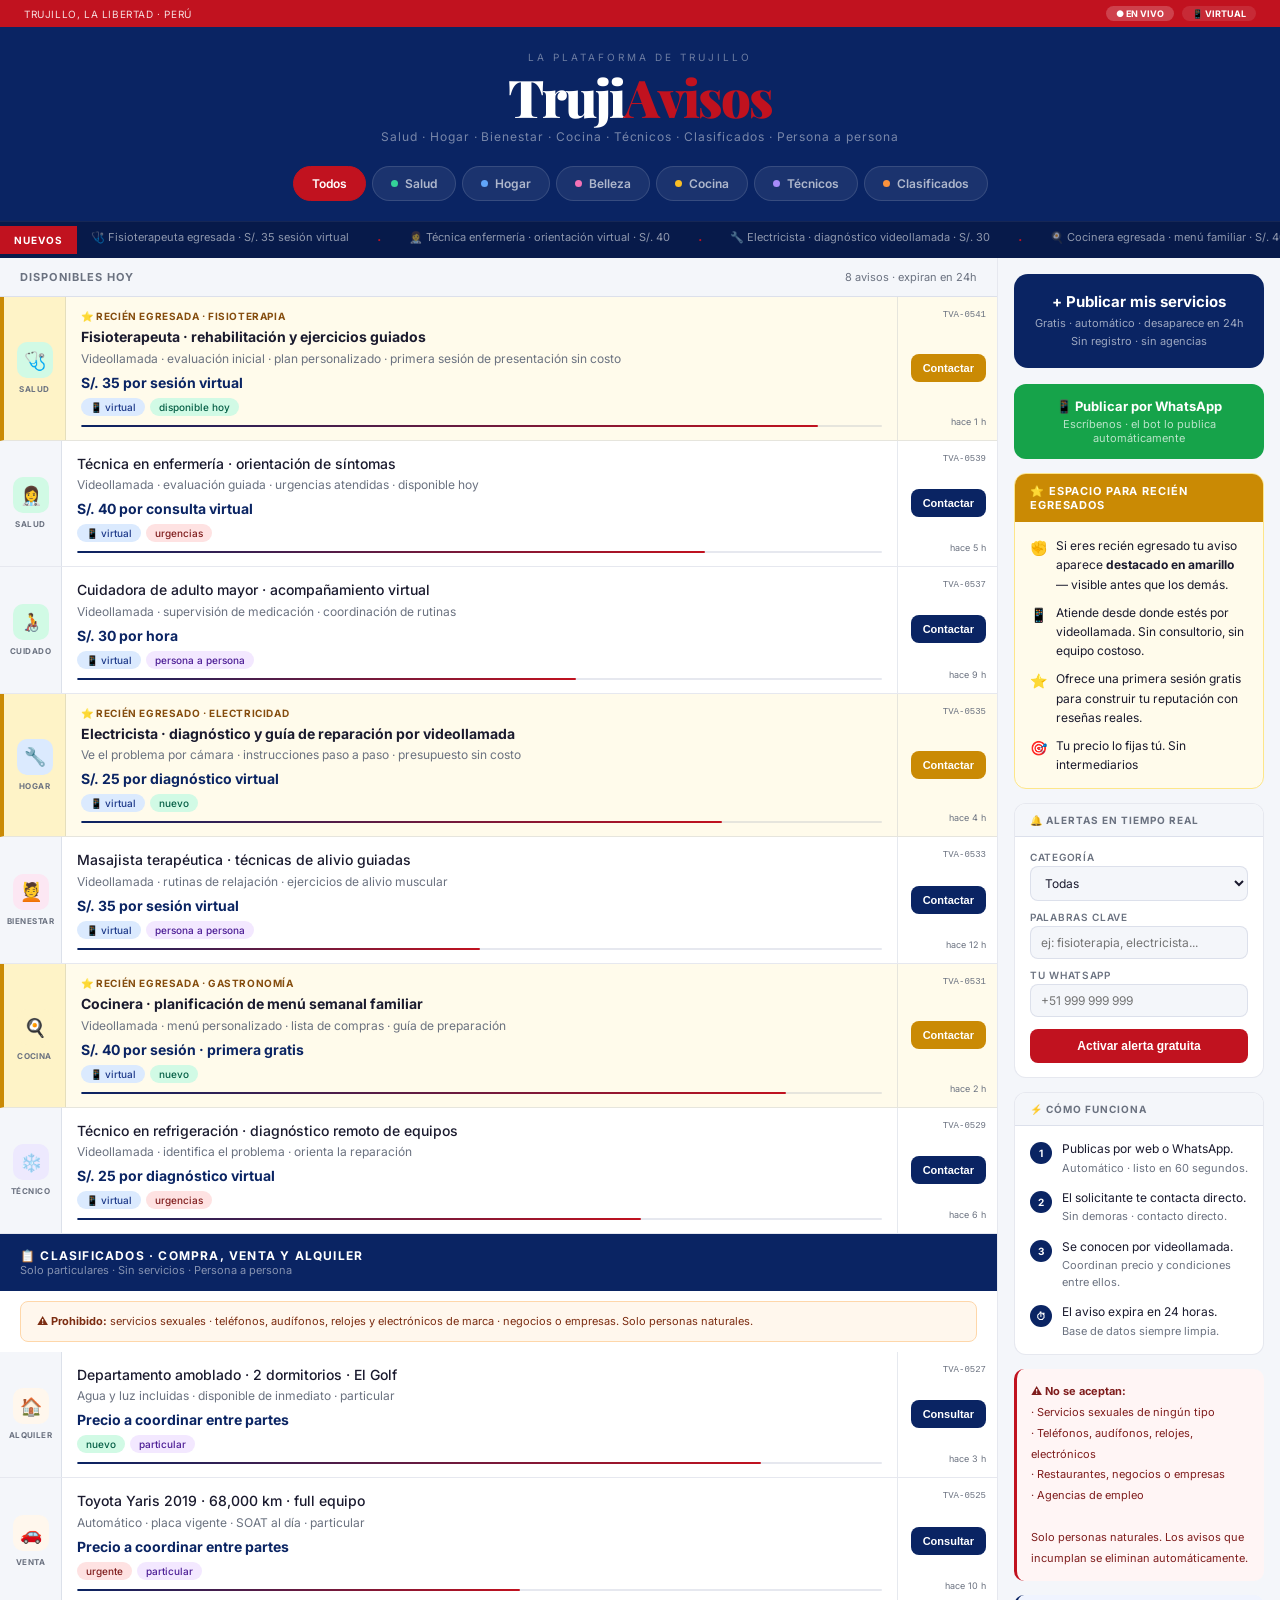
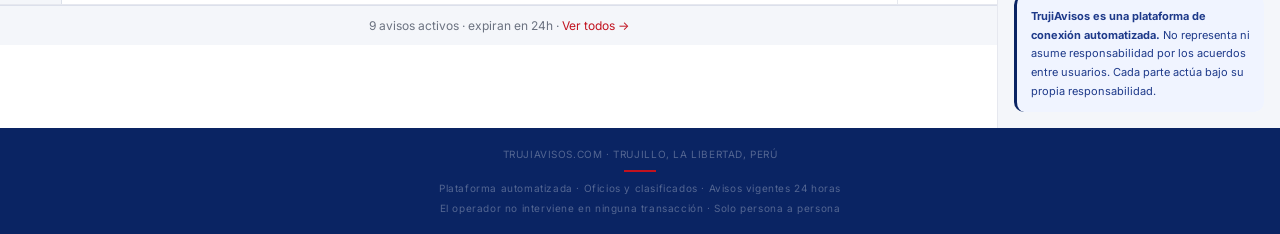
<file: index.html>
<!DOCTYPE html>
<html lang="es">
<head>
<meta charset="UTF-8">
<meta name="viewport" content="width=device-width, initial-scale=1.0">
<title>TrujiAvisos · Oficios y Clasificados de Trujillo</title>
<link href="https://fonts.googleapis.com/css2?family=Playfair+Display:wght@700;900&family=Inter:wght@400;500;600;700&display=swap" rel="stylesheet">
<style>
* { box-sizing: border-box; margin: 0; padding: 0; }
:root {
  --azul: #0a2463; --azul2: #071a4a; --rojo: #c1121f;
  --gris: #f4f6fa; --borde: rgba(10,36,99,0.1);
  --texto: #1a1a2e; --muted: #6b7280; --eg: #854d0e;
}
body { font-family: 'Inter', sans-serif; background: var(--gris); color: var(--texto); }

.topbar { background: var(--rojo); display: flex; justify-content: space-between; align-items: center; padding: 6px 24px; }
.topbar-l { font-size: 10px; color: rgba(255,255,255,.85); letter-spacing: .06em; }
.topbar-r { display: flex; gap: 8px; }
.tbadge { font-size: 9px; font-weight: 700; padding: 2px 10px; border-radius: 20px; }
.tb-live { background: rgba(255,255,255,.2); color: white; animation: blink 2s infinite; }
.tb-v { background: rgba(255,255,255,.1); color: white; }
@keyframes blink { 0%,100%{opacity:1}50%{opacity:.4} }

.hero { background: var(--azul); }
.hero-center { padding: 24px 24px 0; text-align: center; }
.hero-eye { font-size: 10px; letter-spacing: .3em; text-transform: uppercase; color: rgba(255,255,255,.4); margin-bottom: 8px; }
.hero-logo { font-family: 'Playfair Display', serif; font-size: 52px; font-weight: 900; letter-spacing: -2px; line-height: 1; color: white; margin-bottom: 6px; }
.hero-logo em { color: var(--rojo); font-style: normal; }
.hero-tagline { font-size: 12px; color: rgba(255,255,255,.45); letter-spacing: .08em; margin-bottom: 22px; }

.sec-tabs { display: flex; justify-content: center; gap: 6px; flex-wrap: wrap; padding-bottom: 20px; }
.stab { padding: 9px 18px; font-size: 12px; font-weight: 600; background: rgba(255,255,255,.07); border: 1px solid rgba(255,255,255,.12); color: rgba(255,255,255,.65); border-radius: 28px; cursor: pointer; transition: all .2s; display: flex; align-items: center; gap: 7px; }
.stab:hover { background: rgba(255,255,255,.14); color: white; }
.stab.on { background: var(--rojo); border-color: var(--rojo); color: white; }
.sdot { width: 7px; height: 7px; border-radius: 50%; flex-shrink: 0; }
.d-salud{background:#34d399;} .d-hogar{background:#60a5fa;}
.d-belleza{background:#f472b6;} .d-cocina{background:#fbbf24;}
.d-tecnico{background:#a78bfa;} .d-clasif{background:#fb923c;}

.ticker { background: var(--azul2); display: flex; align-items: center; overflow: hidden; border-top: 1px solid rgba(255,255,255,.06); }
.tick-pill { background: var(--rojo); color: white; font-size: 10px; font-weight: 700; letter-spacing: .1em; padding: 8px 14px; white-space: nowrap; flex-shrink: 0; }
.tick-track { overflow: hidden; flex: 1; }
.tick-items { display: flex; gap: 24px; animation: slide 32s linear infinite; white-space: nowrap; padding: 8px 14px; }
@keyframes slide { from{transform:translateX(0)} to{transform:translateX(-50%)} }
.ti { font-size: 11px; color: rgba(255,255,255,.55); }
.tdot { color: var(--rojo); margin: 0 4px; }

.layout { display: grid; grid-template-columns: 1fr 282px; }
.col-main { border-right: 1px solid var(--borde); background: white; }
.col-head { display: flex; justify-content: space-between; align-items: center; padding: 12px 20px; border-bottom: 1px solid var(--borde); background: var(--gris); }
.ch-t { font-size: 11px; font-weight: 700; letter-spacing: .1em; text-transform: uppercase; color: var(--muted); }
.ch-c { font-size: 11px; color: var(--muted); }

/* LISTING NORMAL */
.listing { display: grid; grid-template-columns: 62px 1fr 100px; border-bottom: 1px solid var(--borde); cursor: pointer; transition: background .15s; }
.listing:hover { background: #f8f9ff; }

/* LISTING EGRESADO — destacado */
.listing.egresado { border-left: 4px solid #ca8a04; background: #fffbeb; }
.listing.egresado:hover { background: #fef9c3; }

.l-left { display: flex; flex-direction: column; align-items: center; justify-content: center; padding: 14px 6px; gap: 6px; background: var(--gris); border-right: 1px solid var(--borde); }
.listing.egresado .l-left { background: #fef3c7; }
.l-icon { width: 36px; height: 36px; border-radius: 10px; display: flex; align-items: center; justify-content: center; font-size: 18px; }
.ic-salud{background:#d1fae5;} .ic-hogar{background:#dbeafe;}
.ic-belleza{background:#fce7f3;} .ic-cocina{background:#fef3c7;}
.ic-tecnico{background:#ede9fe;} .ic-clasif{background:#fff7ed;}
.l-cat-lbl { font-size: 8px; font-weight: 700; letter-spacing: .06em; text-transform: uppercase; color: var(--muted); text-align: center; line-height: 1.3; }

.l-body { padding: 13px 15px; }
.eg-banner { font-size: 10px; font-weight: 700; color: var(--eg); letter-spacing: .06em; text-transform: uppercase; margin-bottom: 5px; display: flex; align-items: center; gap: 5px; }
.l-title { font-size: 14px; font-weight: 500; line-height: 1.4; color: var(--texto); margin-bottom: 3px; }
.listing.egresado .l-title { font-weight: 700; }
.l-meta { font-size: 12px; color: var(--muted); line-height: 1.5; margin-bottom: 6px; }
.l-precio { font-size: 14px; font-weight: 700; color: var(--azul); margin-bottom: 7px; }
.l-tags { display: flex; gap: 5px; flex-wrap: wrap; }
.tag { font-size: 10px; font-weight: 500; padding: 3px 9px; border-radius: 20px; }
.t-v   { background: #dbeafe; color: #1e3a8a; }
.t-new { background: #d1fae5; color: #065f46; }
.t-urg { background: #fee2e2; color: #7f1d1d; }
.t-dir { background: #f3e8ff; color: #4c1d95; }

.timer-bar { height: 2px; background: var(--borde); border-radius: 2px; overflow: hidden; margin-top: 9px; }
.timer-fill { height: 100%; border-radius: 2px; background: linear-gradient(90deg, var(--azul), var(--rojo)); }

.l-right { padding: 13px 11px; display: flex; flex-direction: column; align-items: flex-end; justify-content: space-between; border-left: 1px solid var(--borde); }
.l-cod { font-size: 9px; font-family: monospace; color: var(--muted); }
.btn-ver { background: var(--azul); color: white; border: none; padding: 8px 12px; font-size: 11px; font-weight: 600; border-radius: 8px; cursor: pointer; transition: background .15s; white-space: nowrap; }
.btn-ver:hover { background: var(--rojo); }
.listing.egresado .btn-ver { background: #ca8a04; }
.listing.egresado .btn-ver:hover { background: var(--rojo); }
.l-time { font-size: 9px; color: var(--muted); }

.clasif-divider { padding: 14px 20px; background: var(--azul); color: white; display: flex; align-items: center; gap: 12px; }
.clasif-div-t { font-size: 12px; font-weight: 700; letter-spacing: .1em; text-transform: uppercase; }
.clasif-div-s { font-size: 11px; color: rgba(255,255,255,.5); }
.clasif-aviso { padding: 10px 16px; background: #fff7ed; border: 1px solid #fed7aa; margin: 10px 20px; border-radius: 8px; font-size: 11px; color: #7c2d12; line-height: 1.7; }

.col-foot { padding: 12px 20px; text-align: center; font-size: 12px; color: var(--muted); background: var(--gris); border-top: 1px solid var(--borde); }
.col-foot a { color: var(--rojo); cursor: pointer; }

/* SIDEBAR */
.col-side { background: var(--gris); }
.pub-cta { display: block; margin: 16px; background: var(--azul); color: white; padding: 18px; border-radius: 14px; text-align: center; cursor: pointer; text-decoration: none; transition: background .2s; }
.pub-cta:hover { background: var(--rojo); }
.pub-cta-t { font-size: 15px; font-weight: 700; margin-bottom: 4px; }
.pub-cta-s { font-size: 11px; color: rgba(255,255,255,.6); line-height: 1.6; }

/* WA PUBLISH */
.wa-pub { display: block; margin: 0 16px 14px; background: #16a34a; color: white; padding: 14px 16px; border-radius: 12px; text-align: center; text-decoration: none; transition: background .2s; }
.wa-pub:hover { background: #15803d; }
.wa-pub-t { font-size: 13px; font-weight: 700; margin-bottom: 3px; }
.wa-pub-s { font-size: 11px; color: rgba(255,255,255,.7); }

.scard { margin: 0 16px 14px; background: white; border: 1px solid var(--borde); border-radius: 12px; overflow: hidden; }
.sc-head { padding: 10px 15px; font-size: 10px; font-weight: 700; letter-spacing: .1em; text-transform: uppercase; color: var(--muted); background: var(--gris); border-bottom: 1px solid var(--borde); }
.sc-body { padding: 14px 15px; }
.aform { display: flex; flex-direction: column; gap: 10px; }
.af-lbl { font-size: 10px; font-weight: 600; letter-spacing: .07em; text-transform: uppercase; color: var(--muted); display: block; margin-bottom: 3px; }
select, input[type=text], input[type=tel] { width: 100%; border: 1px solid var(--borde); padding: 8px 10px; font-size: 12px; font-family: 'Inter',sans-serif; color: var(--texto); background: var(--gris); border-radius: 8px; outline: none; }
select:focus, input:focus { border-color: var(--azul); }
.btn-alerta { width: 100%; background: var(--rojo); color: white; border: none; padding: 10px; font-size: 12px; font-weight: 700; border-radius: 8px; cursor: pointer; margin-top: 2px; }
.btn-alerta:hover { background: #960e18; }

/* EGRESADOS CARD */
.eg-card { background: #fffbeb; border: 1px solid #fde68a; border-radius: 12px; overflow: hidden; margin: 0 16px 14px; }
.eg-head { padding: 10px 15px; background: #ca8a04; color: white; font-size: 11px; font-weight: 700; letter-spacing: .08em; text-transform: uppercase; }
.eg-body { padding: 14px 15px; display: flex; flex-direction: column; gap: 9px; }
.eg-item { display: flex; gap: 9px; font-size: 12px; color: var(--texto); line-height: 1.6; align-items: flex-start; }
.eg-icon { flex-shrink: 0; font-size: 14px; margin-top: 1px; }

.steps { display: flex; flex-direction: column; gap: 12px; }
.step { display: flex; gap: 10px; align-items: flex-start; }
.sn { width: 22px; height: 22px; border-radius: 50%; background: var(--azul); color: white; font-size: 10px; font-weight: 700; display: flex; align-items: center; justify-content: center; flex-shrink: 0; margin-top: 2px; }
.st { font-size: 12px; color: var(--texto); line-height: 1.55; }
.st small { display: block; font-size: 11px; color: var(--muted); margin-top: 1px; }

.prohibido { margin: 0 16px 14px; padding: 12px 14px; background: #fff5f5; border-radius: 10px; border-left: 3px solid var(--rojo); font-size: 11px; color: #7f1d1d; line-height: 1.9; }
.disc { margin: 0 16px 16px; padding: 12px 14px; background: #f0f4ff; border-radius: 10px; border-left: 3px solid var(--azul); font-size: 11px; color: #1e3a8a; line-height: 1.7; }

.foot { background: var(--azul); color: rgba(255,255,255,.3); font-size: 10px; text-align: center; padding: 16px; letter-spacing: .06em; line-height: 2; }
.foot-line { width: 32px; height: 2px; background: var(--rojo); margin: 6px auto; }

@media(max-width:720px){
  .layout { grid-template-columns: 1fr; }
  .hero-logo { font-size: 38px; }
  .listing { grid-template-columns: 50px 1fr 80px; }
}
</style>
</head>
<body>

<div class="topbar">
  <span class="topbar-l" id="hdate">TRUJILLO, LA LIBERTAD · PERÚ</span>
  <div class="topbar-r">
    <span class="tbadge tb-live">● EN VIVO</span>
    <span class="tbadge tb-v">📱 VIRTUAL</span>
  </div>
</div>

<div class="hero">
  <div class="hero-center">
    <div class="hero-eye">La plataforma de Trujillo</div>
    <div class="hero-logo">Truji<em>Avisos</em></div>
    <div class="hero-tagline">Salud · Hogar · Bienestar · Cocina · Técnicos · Clasificados · Persona a persona</div>
    <div class="sec-tabs">
      <div class="stab on" data-cat="todos">Todos</div>
      <div class="stab" data-cat="salud"><span class="sdot d-salud"></span>Salud</div>
      <div class="stab" data-cat="hogar"><span class="sdot d-hogar"></span>Hogar</div>
      <div class="stab" data-cat="belleza"><span class="sdot d-belleza"></span>Belleza</div>
      <div class="stab" data-cat="cocina"><span class="sdot d-cocina"></span>Cocina</div>
      <div class="stab" data-cat="tecnico"><span class="sdot d-tecnico"></span>Técnicos</div>
      <div class="stab" data-cat="clasif"><span class="sdot d-clasif"></span>Clasificados</div>
    </div>
  </div>
  <div class="ticker">
    <div class="tick-pill">NUEVOS</div>
    <div class="tick-track"><div class="tick-items">
      <span class="ti">🩺 Fisioterapeuta egresada · S/. 35 sesión virtual</span><span class="tdot">·</span>
      <span class="ti">👩‍⚕️ Técnica enfermería · orientación virtual · S/. 40</span><span class="tdot">·</span>
      <span class="ti">🔧 Electricista · diagnóstico videollamada · S/. 30</span><span class="tdot">·</span>
      <span class="ti">🍳 Cocinera egresada · menú familiar · S/. 40/sesión</span><span class="tdot">·</span>
      <span class="ti">💆 Masajista · guía virtual · S/. 35</span><span class="tdot">·</span>
      <span class="ti">🏠 Se alquila dpto amoblado · El Golf</span><span class="tdot">·</span>
      <span class="ti">🩺 Fisioterapeuta egresada · S/. 35 sesión virtual</span><span class="tdot">·</span>
      <span class="ti">👩‍⚕️ Técnica enfermería · orientación virtual · S/. 40</span><span class="tdot">·</span>
      <span class="ti">🔧 Electricista · diagnóstico videollamada · S/. 30</span><span class="tdot">·</span>
      <span class="ti">🍳 Cocinera egresada · menú familiar · S/. 40/sesión</span><span class="tdot">·</span>
      <span class="ti">💆 Masajista · guía virtual · S/. 35</span><span class="tdot">·</span>
      <span class="ti">🏠 Se alquila dpto amoblado · El Golf</span><span class="tdot">·</span>
    </div></div>
  </div>
</div>

<div class="layout">
  <div class="col-main">
    <div class="col-head">
      <span class="ch-t">Disponibles hoy</span>
      <span class="ch-c" id="cnt">8 avisos · expiran en 24h</span>
    </div>
    <div id="lst">

      <!-- EGRESADO -->
      <div class="listing egresado" data-cat="salud">
        <div class="l-left"><div class="l-icon ic-salud">🩺</div><span class="l-cat-lbl">Salud</span></div>
        <div class="l-body">
          <div class="eg-banner">⭐ Recién egresada · fisioterapia</div>
          <div class="l-title">Fisioterapeuta · rehabilitación y ejercicios guiados</div>
          <div class="l-meta">Videollamada · evaluación inicial · plan personalizado · primera sesión de presentación sin costo</div>
          <div class="l-precio">S/. 35 por sesión virtual</div>
          <div class="l-tags"><span class="tag t-v">📱 virtual</span><span class="tag t-new">disponible hoy</span></div>
          <div class="timer-bar"><div class="timer-fill" style="width:92%"></div></div>
        </div>
        <div class="l-right"><span class="l-cod">TVA-0541</span><button class="btn-ver">Contactar</button><span class="l-time">hace 1 h</span></div>
      </div>

      <div class="listing" data-cat="salud">
        <div class="l-left"><div class="l-icon ic-salud">👩‍⚕️</div><span class="l-cat-lbl">Salud</span></div>
        <div class="l-body">
          <div class="l-title">Técnica en enfermería · orientación de síntomas</div>
          <div class="l-meta">Videollamada · evaluación guiada · urgencias atendidas · disponible hoy</div>
          <div class="l-precio">S/. 40 por consulta virtual</div>
          <div class="l-tags"><span class="tag t-v">📱 virtual</span><span class="tag t-urg">urgencias</span></div>
          <div class="timer-bar"><div class="timer-fill" style="width:78%"></div></div>
        </div>
        <div class="l-right"><span class="l-cod">TVA-0539</span><button class="btn-ver">Contactar</button><span class="l-time">hace 5 h</span></div>
      </div>

      <div class="listing" data-cat="salud">
        <div class="l-left"><div class="l-icon ic-salud">🧑‍🦽</div><span class="l-cat-lbl">Cuidado</span></div>
        <div class="l-body">
          <div class="l-title">Cuidadora de adulto mayor · acompañamiento virtual</div>
          <div class="l-meta">Videollamada · supervisión de medicación · coordinación de rutinas</div>
          <div class="l-precio">S/. 30 por hora</div>
          <div class="l-tags"><span class="tag t-v">📱 virtual</span><span class="tag t-dir">persona a persona</span></div>
          <div class="timer-bar"><div class="timer-fill" style="width:62%"></div></div>
        </div>
        <div class="l-right"><span class="l-cod">TVA-0537</span><button class="btn-ver">Contactar</button><span class="l-time">hace 9 h</span></div>
      </div>

      <!-- EGRESADO -->
      <div class="listing egresado" data-cat="hogar">
        <div class="l-left"><div class="l-icon ic-hogar">🔧</div><span class="l-cat-lbl">Hogar</span></div>
        <div class="l-body">
          <div class="eg-banner">⭐ Recién egresado · electricidad</div>
          <div class="l-title">Electricista · diagnóstico y guía de reparación por videollamada</div>
          <div class="l-meta">Ve el problema por cámara · instrucciones paso a paso · presupuesto sin costo</div>
          <div class="l-precio">S/. 25 por diagnóstico virtual</div>
          <div class="l-tags"><span class="tag t-v">📱 virtual</span><span class="tag t-new">nuevo</span></div>
          <div class="timer-bar"><div class="timer-fill" style="width:80%"></div></div>
        </div>
        <div class="l-right"><span class="l-cod">TVA-0535</span><button class="btn-ver">Contactar</button><span class="l-time">hace 4 h</span></div>
      </div>

      <div class="listing" data-cat="belleza">
        <div class="l-left"><div class="l-icon ic-belleza">💆</div><span class="l-cat-lbl">Bienestar</span></div>
        <div class="l-body">
          <div class="l-title">Masajista terapéutica · técnicas de alivio guiadas</div>
          <div class="l-meta">Videollamada · rutinas de relajación · ejercicios de alivio muscular</div>
          <div class="l-precio">S/. 35 por sesión virtual</div>
          <div class="l-tags"><span class="tag t-v">📱 virtual</span><span class="tag t-dir">persona a persona</span></div>
          <div class="timer-bar"><div class="timer-fill" style="width:50%"></div></div>
        </div>
        <div class="l-right"><span class="l-cod">TVA-0533</span><button class="btn-ver">Contactar</button><span class="l-time">hace 12 h</span></div>
      </div>

      <!-- EGRESADO -->
      <div class="listing egresado" data-cat="cocina">
        <div class="l-left"><div class="l-icon ic-cocina">🍳</div><span class="l-cat-lbl">Cocina</span></div>
        <div class="l-body">
          <div class="eg-banner">⭐ Recién egresada · gastronomía</div>
          <div class="l-title">Cocinera · planificación de menú semanal familiar</div>
          <div class="l-meta">Videollamada · menú personalizado · lista de compras · guía de preparación</div>
          <div class="l-precio">S/. 40 por sesión · primera gratis</div>
          <div class="l-tags"><span class="tag t-v">📱 virtual</span><span class="tag t-new">nuevo</span></div>
          <div class="timer-bar"><div class="timer-fill" style="width:88%"></div></div>
        </div>
        <div class="l-right"><span class="l-cod">TVA-0531</span><button class="btn-ver">Contactar</button><span class="l-time">hace 2 h</span></div>
      </div>

      <div class="listing" data-cat="tecnico">
        <div class="l-left"><div class="l-icon ic-tecnico">❄️</div><span class="l-cat-lbl">Técnico</span></div>
        <div class="l-body">
          <div class="l-title">Técnico en refrigeración · diagnóstico remoto de equipos</div>
          <div class="l-meta">Videollamada · identifica el problema · orienta la reparación</div>
          <div class="l-precio">S/. 25 por diagnóstico virtual</div>
          <div class="l-tags"><span class="tag t-v">📱 virtual</span><span class="tag t-urg">urgencias</span></div>
          <div class="timer-bar"><div class="timer-fill" style="width:70%"></div></div>
        </div>
        <div class="l-right"><span class="l-cod">TVA-0529</span><button class="btn-ver">Contactar</button><span class="l-time">hace 6 h</span></div>
      </div>

      <!-- CLASIFICADOS -->
      <div class="clasif-divider" id="clasif-div">
        <div>
          <div class="clasif-div-t">📋 Clasificados · Compra, Venta y Alquiler</div>
          <div class="clasif-div-s">Solo particulares · Sin servicios · Persona a persona</div>
        </div>
      </div>
      <div class="clasif-aviso" id="clasif-aviso">
        <strong>⚠️ Prohibido:</strong> servicios sexuales · teléfonos, audífonos, relojes y electrónicos de marca · negocios o empresas. Solo personas naturales.
      </div>

      <div class="listing" data-cat="clasif">
        <div class="l-left"><div class="l-icon ic-clasif">🏠</div><span class="l-cat-lbl">Alquiler</span></div>
        <div class="l-body">
          <div class="l-title">Departamento amoblado · 2 dormitorios · El Golf</div>
          <div class="l-meta">Agua y luz incluidas · disponible de inmediato · particular</div>
          <div class="l-precio">Precio a coordinar entre partes</div>
          <div class="l-tags"><span class="tag t-new">nuevo</span><span class="tag t-dir">particular</span></div>
          <div class="timer-bar"><div class="timer-fill" style="width:85%"></div></div>
        </div>
        <div class="l-right"><span class="l-cod">TVA-0527</span><button class="btn-ver">Consultar</button><span class="l-time">hace 3 h</span></div>
      </div>

      <div class="listing" data-cat="clasif">
        <div class="l-left"><div class="l-icon ic-clasif">🚗</div><span class="l-cat-lbl">Venta</span></div>
        <div class="l-body">
          <div class="l-title">Toyota Yaris 2019 · 68,000 km · full equipo</div>
          <div class="l-meta">Automático · placa vigente · SOAT al día · particular</div>
          <div class="l-precio">Precio a coordinar entre partes</div>
          <div class="l-tags"><span class="tag t-urg">urgente</span><span class="tag t-dir">particular</span></div>
          <div class="timer-bar"><div class="timer-fill" style="width:55%"></div></div>
        </div>
        <div class="l-right"><span class="l-cod">TVA-0525</span><button class="btn-ver">Consultar</button><span class="l-time">hace 10 h</span></div>
      </div>

    </div>
    <div class="col-foot">9 avisos activos · expiran en 24h · <a>Ver todos →</a></div>
  </div>

  <div class="col-side">

    <a class="pub-cta" href="#">
      <div class="pub-cta-t">+ Publicar mis servicios</div>
      <div class="pub-cta-s">Gratis · automático · desaparece en 24h<br>Sin registro · sin agencias</div>
    </a>

    <a class="wa-pub" href="https://wa.me/51999999999?text=AVISO%0ACategor%C3%ADa%3A%20%0ADescripci%C3%B3n%3A%20%0APretens%C3%B3n%3A%20S%2F.%20%0ASoy%20reci%C3%A9n%20egresado%3A%20S%C3%AD%20%2F%20No" target="_blank">
      <div class="wa-pub-t">📱 Publicar por WhatsApp</div>
      <div class="wa-pub-s">Escríbenos · el bot lo publica automáticamente</div>
    </a>

    <div class="eg-card">
      <div class="eg-head">⭐ Espacio para recién egresados</div>
      <div class="eg-body">
        <div class="eg-item"><span class="eg-icon">✊</span><span>Si eres recién egresado tu aviso aparece <strong>destacado en amarillo</strong> — visible antes que los demás.</span></div>
        <div class="eg-item"><span class="eg-icon">📱</span><span>Atiende desde donde estés por videollamada. Sin consultorio, sin equipo costoso.</span></div>
        <div class="eg-item"><span class="eg-icon">⭐</span><span>Ofrece una primera sesión gratis para construir tu reputación con reseñas reales.</span></div>
        <div class="eg-item"><span class="eg-icon">🎯</span><span>Tu precio lo fijas tú. Sin intermediarios </span></div>
      </div>
    </div>

    <div class="scard">
      <div class="sc-head">🔔 Alertas en tiempo real</div>
      <div class="sc-body">
        <div class="aform">
          <div><label class="af-lbl">Categoría</label>
            <select><option>Todas</option><option>Salud y cuidado</option><option>Hogar</option><option>Belleza</option><option>Cocina</option><option>Técnicos</option><option>Clasificados</option></select></div>
          <div><label class="af-lbl">Palabras clave</label>
            <input type="text" placeholder="ej: fisioterapia, electricista..."></div>
          <div><label class="af-lbl">Tu WhatsApp</label>
            <input type="tel" placeholder="+51 999 999 999"></div>
          <button class="btn-alerta">Activar alerta gratuita</button>
        </div>
      </div>
    </div>

    <div class="scard">
      <div class="sc-head">⚡ Cómo funciona</div>
      <div class="sc-body">
        <div class="steps">
          <div class="step"><span class="sn">1</span><div class="st">Publicas por web o WhatsApp.<small>Automático · listo en 60 segundos.</small></div></div>
          <div class="step"><span class="sn">2</span><div class="st">El solicitante te contacta directo.<small>Sin demoras · contacto directo.</small></div></div>
          <div class="step"><span class="sn">3</span><div class="st">Se conocen por videollamada.<small>Coordinan precio y condiciones entre ellos.</small></div></div>
          <div class="step"><span class="sn">⏱</span><div class="st">El aviso expira en 24 horas.<small>Base de datos siempre limpia.</small></div></div>
        </div>
      </div>
    </div>

    <div class="prohibido">
      <strong>⚠️ No se aceptan:</strong><br>
      · Servicios sexuales de ningún tipo<br>
      · Teléfonos, audífonos, relojes, electrónicos<br>
      · Restaurantes, negocios o empresas<br>
      · Agencias de empleo<br><br>
      Solo personas naturales. Los avisos que incumplan se eliminan automáticamente.
    </div>

    <div class="disc">
      <strong>TrujiAvisos es una plataforma de conexión automatizada.</strong> No representa ni asume responsabilidad por los acuerdos entre usuarios. Cada parte actúa bajo su propia responsabilidad.
    </div>
  </div>
</div>

<div class="foot">
  TRUJIAVISOS.COM · TRUJILLO, LA LIBERTAD, PERÚ
  <div class="foot-line"></div>
  Plataforma automatizada · Oficios y clasificados · Avisos vigentes 24 horas<br>
  El operador no interviene en ninguna transacción · Solo persona a persona
</div>

<script>
const SUPABASE_URL = 'https://klfrhbrwcbeuzfuiuiid.supabase.co';
const SUPABASE_KEY = 'sb_publishable_WXisgwicC8m-W0iZVBu4dQ_ph0VttD9';

document.querySelectorAll('.stab').forEach(b => {document.querySelectorAll('.stab').forEach(b => {
  b.addEventListener('click', () => {
    document.querySelectorAll('.stab').forEach(x => x.classList.remove('on'));
    b.classList.add('on');
    const cat = b.dataset.cat;
    let n = 0;
    document.querySelectorAll('.listing').forEach(r => {
      const show = cat === 'todos' || r.dataset.cat === cat;
      r.style.display = show ? 'grid' : 'none';
      if (show) n++;
    });
    const div = document.getElementById('clasif-div');
    const aviso = document.getElementById('clasif-aviso');
    const showClasif = cat === 'todos' || cat === 'clasif';
    div.style.display = showClasif ? 'flex' : 'none';
    aviso.style.display = showClasif ? 'block' : 'none';
    document.getElementById('cnt').textContent =
      `${n} aviso${n!==1?'s':''} · expiran en 24h`;
  });
});
const d = new Date();
const dias = ['Domingo','Lunes','Martes','Miércoles','Jueves','Viernes','Sábado'];
const meses = ['enero','febrero','marzo','abril','mayo','junio','julio','agosto','septiembre','octubre','noviembre','diciembre'];
document.getElementById('hdate').textContent =
  `${dias[d.getDay()].toUpperCase()} ${d.getDate()} DE ${meses[d.getMonth()].toUpperCase()} ${d.getFullYear()} · TRUJILLO, LA LIBERTAD`;
</script>
</body>
</html>
</file>
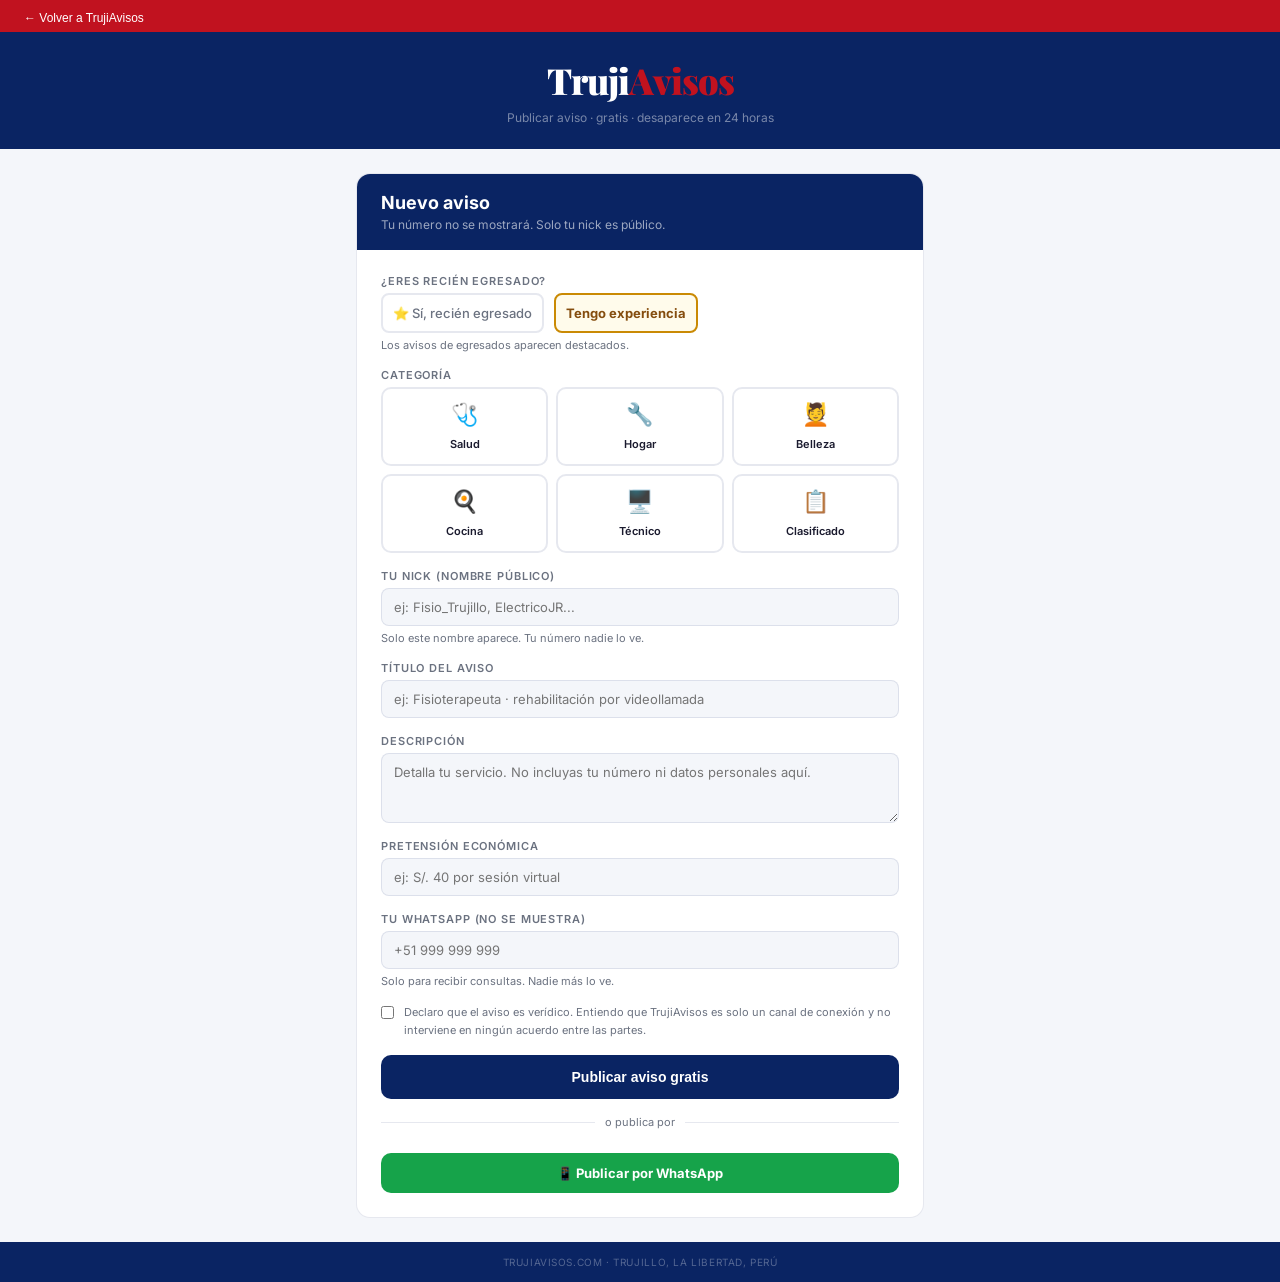
<file: publicar.html>
<!DOCTYPE html>
<html lang="es">
<head>
<meta charset="UTF-8">
<meta name="viewport" content="width=device-width, initial-scale=1.0">
<title>Publicar aviso · TrujiAvisos</title>
<link href="https://fonts.googleapis.com/css2?family=Playfair+Display:wght@700;900&family=Inter:wght@400;500;600;700&display=swap" rel="stylesheet">
<style>
* { box-sizing: border-box; margin: 0; padding: 0; }
:root { --azul: #0a2463; --rojo: #c1121f; --gris: #f4f6fa; --borde: rgba(10,36,99,0.1); --texto: #1a1a2e; --muted: #6b7280; }
body { font-family: 'Inter', sans-serif; background: var(--gris); color: var(--texto); }
.topbar { background: var(--rojo); padding: 6px 24px; }
.topbar a { color: white; font-size: 12px; text-decoration: none; font-family: sans-serif; }
.hero { background: var(--azul); padding: 24px; text-align: center; }
.hero-logo { font-family: 'Playfair Display', serif; font-size: 36px; font-weight: 900; color: white; letter-spacing: -1px; }
.hero-logo em { color: var(--rojo); font-style: normal; }
.hero-sub { font-size: 12px; color: rgba(255,255,255,.45); margin-top: 6px; }
.wrap { max-width: 600px; margin: 24px auto; padding: 0 16px; }
.card { background: white; border: 1px solid var(--borde); border-radius: 14px; overflow: hidden; }
.card-head { background: var(--azul); color: white; padding: 18px 24px; }
.card-title { font-size: 18px; font-weight: 700; }
.card-sub { font-size: 12px; color: rgba(255,255,255,.6); margin-top: 4px; }
.card-body { padding: 24px; display: flex; flex-direction: column; gap: 16px; }
.field { display: flex; flex-direction: column; gap: 5px; }
.lbl { font-size: 11px; font-weight: 600; letter-spacing: .08em; text-transform: uppercase; color: var(--muted); }
input, select, textarea { border: 1px solid var(--borde); padding: 10px 12px; font-size: 13px; font-family: 'Inter',sans-serif; color: var(--texto); background: var(--gris); border-radius: 8px; outline: none; width: 100%; }
input:focus, select:focus, textarea:focus { border-color: var(--azul); }
textarea { resize: vertical; }
.hint { font-size: 11px; color: var(--muted); }
.cat-grid { display: grid; grid-template-columns: repeat(3, 1fr); gap: 8px; }
.cat-opt input { display: none; }
.cat-box { border: 2px solid var(--borde); padding: 12px 8px; text-align: center; border-radius: 10px; cursor: pointer; transition: all .15s; }
.cat-opt input:checked + .cat-box { border-color: var(--azul); background: #f0f4ff; }
.cat-box-icon { font-size: 22px; display: block; margin-bottom: 5px; }
.cat-box-name { font-size: 11px; font-weight: 600; color: var(--texto); }
.eg-toggle { display: flex; gap: 10px; }
.eg-opt input { display: none; }
.eg-btn { flex: 1; border: 2px solid var(--borde); padding: 10px; text-align: center; border-radius: 8px; cursor: pointer; font-size: 13px; font-family: 'Inter',sans-serif; font-weight: 500; color: var(--muted); transition: all .15s; }
.eg-opt input:checked + .eg-btn { border-color: #ca8a04; background: #fffbeb; color: #854d0e; font-weight: 700; }
.terms { display: flex; gap: 10px; align-items: flex-start; font-size: 11px; color: var(--muted); line-height: 1.6; }
.terms input { width: auto; margin-top: 2px; flex-shrink: 0; }
.btn-pub { width: 100%; background: var(--azul); color: white; border: none; padding: 14px; font-size: 14px; font-weight: 700; border-radius: 10px; cursor: pointer; transition: background .2s; }
.btn-pub:hover { background: var(--rojo); }
.btn-pub:disabled { background: var(--muted); cursor: not-allowed; }
#msg { display: none; padding: 12px; border-radius: 8px; font-size: 13px; font-family: sans-serif; text-align: center; }
.msg-ok { background: #d1fae5; color: #065f46; }
.msg-err { background: #fee2e2; color: #7f1d1d; }
.wa-btn { display: block; width: 100%; background: #16a34a; color: white; border: none; padding: 12px; font-size: 13px; font-weight: 700; border-radius: 10px; cursor: pointer; text-align: center; text-decoration: none; margin-top: 8px; }
.divider { display: flex; align-items: center; gap: 10px; color: var(--muted); font-size: 11px; }
.divider-line { flex: 1; height: 1px; background: var(--borde); }
.foot { background: var(--azul); color: rgba(255,255,255,.3); font-size: 10px; text-align: center; padding: 14px; letter-spacing: .06em; margin-top: 24px; }
</style>
</head>
<body>

<div class="topbar">
  <a href="index.html">← Volver a TrujiAvisos</a>
</div>

<div class="hero">
  <div class="hero-logo">Truji<em>Avisos</em></div>
  <div class="hero-sub">Publicar aviso · gratis · desaparece en 24 horas</div>
</div>

<div class="wrap">
  <div class="card">
    <div class="card-head">
      <div class="card-title">Nuevo aviso</div>
      <div class="card-sub">Tu número no se mostrará. Solo tu nick es público.</div>
    </div>
    <div class="card-body">

      <div class="field">
        <span class="lbl">¿Eres recién egresado?</span>
        <div class="eg-toggle">
          <label class="eg-opt"><input type="radio" name="egresado" value="si"><div class="eg-btn">⭐ Sí, recién egresado</div></label>
          <label class="eg-opt"><input type="radio" name="egresado" value="no" checked><div class="eg-btn">Tengo experiencia</div></label>
        </div>
        <span class="hint">Los avisos de egresados aparecen destacados.</span>
      </div>

      <div class="field">
        <span class="lbl">Categoría</span>
        <div class="cat-grid">
          <label class="cat-opt"><input type="radio" name="categoria" value="salud" required><div class="cat-box"><span class="cat-box-icon">🩺</span><span class="cat-box-name">Salud</span></div></label>
          <label class="cat-opt"><input type="radio" name="categoria" value="hogar"><div class="cat-box"><span class="cat-box-icon">🔧</span><span class="cat-box-name">Hogar</span></div></label>
          <label class="cat-opt"><input type="radio" name="categoria" value="belleza"><div class="cat-box"><span class="cat-box-icon">💆</span><span class="cat-box-name">Belleza</span></div></label>
          <label class="cat-opt"><input type="radio" name="categoria" value="cocina"><div class="cat-box"><span class="cat-box-icon">🍳</span><span class="cat-box-name">Cocina</span></div></label>
          <label class="cat-opt"><input type="radio" name="categoria" value="tecnico"><div class="cat-box"><span class="cat-box-icon">🖥️</span><span class="cat-box-name">Técnico</span></div></label>
          <label class="cat-opt"><input type="radio" name="categoria" value="clasif"><div class="cat-box"><span class="cat-box-icon">📋</span><span class="cat-box-name">Clasificado</span></div></label>
        </div>
      </div>

      <div class="field">
        <span class="lbl">Tu nick (nombre público)</span>
        <input type="text" id="nick" placeholder="ej: Fisio_Trujillo, ElectricoJR..." maxlength="30" required>
        <span class="hint">Solo este nombre aparece. Tu número nadie lo ve.</span>
      </div>

      <div class="field">
        <span class="lbl">Título del aviso</span>
        <input type="text" id="titulo" placeholder="ej: Fisioterapeuta · rehabilitación por videollamada" maxlength="80" required>
      </div>

      <div class="field">
        <span class="lbl">Descripción</span>
        <textarea id="descripcion" rows="3" maxlength="300" placeholder="Detalla tu servicio. No incluyas tu número ni datos personales aquí." required></textarea>
      </div>

      <div class="field">
        <span class="lbl">Pretensión económica</span>
        <input type="text" id="pretension" placeholder="ej: S/. 40 por sesión virtual" required>
      </div>

      <div class="field">
        <span class="lbl">Tu WhatsApp (no se muestra)</span>
        <input type="tel" id="whatsapp" placeholder="+51 999 999 999" required>
        <span class="hint">Solo para recibir consultas. Nadie más lo ve.</span>
      </div>

      <div class="terms">
        <input type="checkbox" id="terminos" required>
        <span>Declaro que el aviso es verídico. Entiendo que TrujiAvisos es solo un canal de conexión y no interviene en ningún acuerdo entre las partes.</span>
      </div>

      <button class="btn-pub" id="btn-pub" onclick="publicar()">Publicar aviso gratis</button>
      <div id="msg"></div>

      <div class="divider"><div class="divider-line"></div><span>o publica por</span><div class="divider-line"></div></div>
      <a class="wa-btn" id="wa-link" href="#" target="_blank">📱 Publicar por WhatsApp</a>

    </div>
  </div>
</div>

<div class="foot">TRUJIAVISOS.COM · TRUJILLO, LA LIBERTAD, PERÚ</div>

<script>
const SUPABASE_URL = 'https://TU-PROYECTO.supabase.co';
const SUPABASE_KEY = 'TU-ANON-KEY';
const BOT_WA = '51999999999';

document.getElementById('wa-link').href =
  `https://wa.me/${BOT_WA}?text=AVISO%0ANick%3A%20%0ACategor%C3%ADa%3A%20%0AT%C3%ADtulo%3A%20%0ADescripci%C3%B3n%3A%20%0APretens%C3%B3n%3A%20%0AEgresado%3A%20S%C3%AD%20%2F%20No`;

async function publicar() {
  const cat = document.querySelector('input[name="categoria"]:checked');
  const eg  = document.querySelector('input[name="egresado"]:checked');
  const nick = document.getElementById('nick').value.trim();
  const titulo = document.getElementById('titulo').value.trim();
  const desc = document.getElementById('descripcion').value.trim();
  const pret = document.getElementById('pretension').value.trim();
  const wa   = document.getElementById('whatsapp').value.trim();
  const term = document.getElementById('terminos').checked;
  const msg  = document.getElementById('msg');
  const btn  = document.getElementById('btn-pub');

  if (!cat) return show(msg, 'Selecciona una categoría.', 'err');
  if (!nick || !titulo || !desc || !pret || !wa)
    return show(msg, 'Completa todos los campos.', 'err');
  if (!term) return show(msg, 'Acepta los términos para continuar.', 'err');

  btn.disabled = true;
  btn.textContent = 'Publicando...';

  try {
    const expira = new Date(Date.now() + 24*60*60*1000).toISOString();
    const res = await fetch(`${SUPABASE_URL}/rest/v1/avisos`, {
      method: 'POST',
      headers: {
        'apikey': SUPABASE_KEY,
        'Authorization': `Bearer ${SUPABASE_KEY}`,
        'Content-Type': 'application/json',
        'Prefer': 'return=representation'
      },
      body: JSON.stringify({
        nick, categoria: cat.value, titulo,
        descripcion: desc, pretension: pret,
        egresado: eg?.value === 'si',
        whatsapp_hash: wa.replace(/\D/g,'').slice(-6),
        estado: 'activo', expira_at: expira, urgente: false
      })
    });
    const data = await res.json();
    const codigo = `TVA-${String(data[0].id).padStart(4,'0')}`;
    show(msg, `✅ Aviso publicado. Tu código: <strong>${codigo}</strong><br><small>Guárdalo para eliminar tu aviso.</small><br><a href="index.html" style="color:#0a2463">← Ver todos los avisos</a>`, 'ok');
  } catch(e) {
    show(msg, 'Error al publicar. Verifica tu conexión.', 'err');
  } finally {
    btn.disabled = false;
    btn.textContent = 'Publicar aviso gratis';
  }
}

function show(el, html, tipo) {
  el.innerHTML = html;
  el.className = tipo === 'ok' ? 'msg-ok' : 'msg-err';
  el.style.display = 'block';
}
</script>
</body>
</html>
</file>
